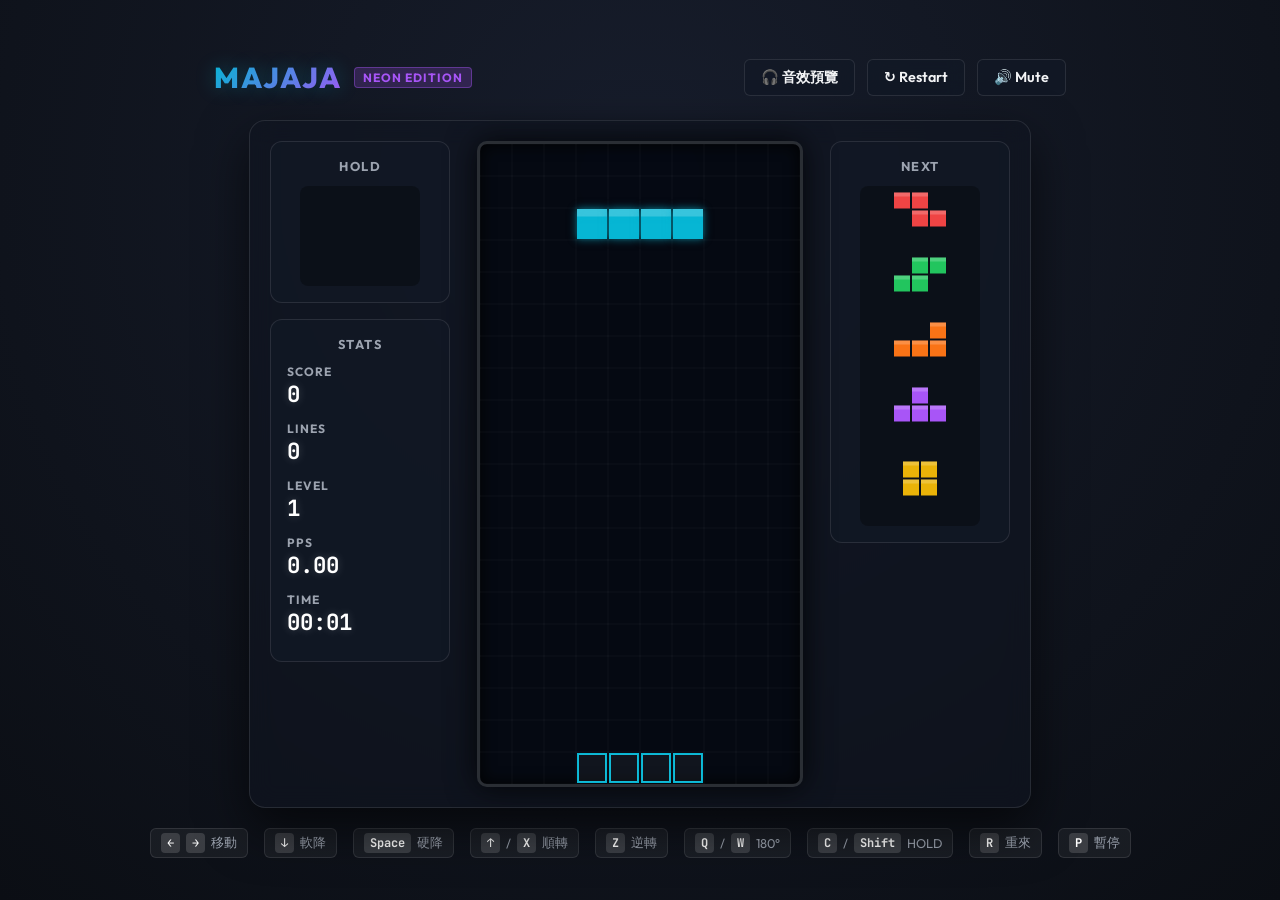
<file: index.html>
<!doctype html>
<html lang="zh-Hant">
<head>
  <meta charset="UTF-8" />
  <meta name="viewport" content="width=device-width, initial-scale=1.0" />
  <title>MAJAJA</title>
  <link rel="preconnect" href="https://fonts.googleapis.com" />
  <link rel="preconnect" href="https://fonts.gstatic.com" crossorigin />
  <link href="https://fonts.googleapis.com/css2?family=JetBrains+Mono:wght@700&family=Outfit:wght@400;600;800;900&display=swap" rel="stylesheet" />
  <link rel="stylesheet" href="styles/main.css" />
</head>
<body>

  <!-- Header Section -->
  <header class="app-header">
    <div class="brand">
      <h1>MAJAJA</h1>
      <span class="tag">NEON EDITION</span>
    </div>
    <div class="header-controls">
      <button class="btn-icon" id="btn-sound-preview" title="音效片段試聽">🎧 音效預覽</button>
      <button class="btn-icon" id="btn-restart" title="重新開始 (R)">↻ Restart</button>
      <button class="btn-icon" id="btn-mute" title="靜音 (M)">🔊 Mute</button>
    </div>
  </header>

  <!-- 3-Panel Main Shell -->
  <main class="tetris-shell">
    
    <!-- Left Side Panel: HOLD & Stats -->
    <aside class="side-panel left-panel">
      <div class="card hold-card">
        <div class="card-title">HOLD</div>
        <canvas id="hold-canvas" width="120" height="100"></canvas>
      </div>

      <div class="card stats-card">
        <div class="card-title">STATS</div>
        <div class="stats-group">
          <div class="stat-item">
            <span class="stat-label">SCORE</span>
            <span class="stat-value" id="score-val">0</span>
          </div>
          <div class="stat-item">
            <span class="stat-label">LINES</span>
            <span class="stat-value" id="lines-val">0</span>
          </div>
          <div class="stat-item">
            <span class="stat-label">LEVEL</span>
            <span class="stat-value" id="level-val">1</span>
          </div>
          <div class="stat-item">
            <span class="stat-label">PPS</span>
            <span class="stat-value" id="pps-val">0.00</span>
          </div>
          <div class="stat-item">
            <span class="stat-label">TIME</span>
            <span class="stat-value" id="time-val">00:00</span>
          </div>
        </div>

        <!-- Combo & B2B Indicators -->
        <div class="badge-container">
          <div class="badge badge-combo hidden" id="combo-badge">1 COMBO</div>
          <div class="badge badge-b2b hidden" id="b2b-badge">BACK TO BACK</div>
        </div>
      </div>
    </aside>

    <!-- Center Panel: Main Matrix -->
    <section class="matrix-container">
      <canvas id="main-canvas" width="320" height="640" aria-label="Tetris Board"></canvas>

      <!-- Floating Reward Notification Popup -->
      <div class="bonus-popup" id="bonus-popup"></div>

      <!-- Game Over / Pause Modal Overlay -->
      <div class="modal-overlay hidden" id="game-modal">
        <div class="modal-content">
          <h2 id="modal-title">GAME OVER</h2>
          <p id="modal-subtitle">按 [R] 鍵重新開始游玩</p>
        </div>
      </div>

      <!-- MAJAJA Sound Preview Modal Overlay -->
      <div class="modal-overlay hidden" id="sound-preview-modal">
        <div class="modal-content preview-modal-content">
          <div class="modal-header">
            <h2>🎧 MAJAJA 音效片段分類與預覽板</h2>
            <button class="btn-icon" id="btn-close-preview">✕ 關閉</button>
          </div>
          <p class="preview-subtitle">點擊 ▶ 試聽各區間片段音效：</p>
          <div class="clip-list" id="clip-list"></div>
        </div>
      </div>
    </section>

    <!-- Right Side Panel: NEXT 5 Queue -->
    <aside class="side-panel right-panel">
      <div class="card next-card">
        <div class="card-title">NEXT</div>
        <canvas id="next-canvas" width="120" height="340"></canvas>
      </div>
    </aside>

  </main>

  <!-- Controls Guide Footer -->
  <footer class="controls-guide">
    <div class="key-tag"><kbd>←</kbd><kbd>→</kbd> 移動</div>
    <div class="key-tag"><kbd>↓</kbd> 軟降</div>
    <div class="key-tag"><kbd>Space</kbd> 硬降</div>
    <div class="key-tag"><kbd>↑</kbd> / <kbd>X</kbd> 順轉</div>
    <div class="key-tag"><kbd>Z</kbd> 逆轉</div>
    <div class="key-tag"><kbd>Q</kbd> / <kbd>W</kbd> 180°</div>
    <div class="key-tag"><kbd>C</kbd> / <kbd>Shift</kbd> HOLD</div>
    <div class="key-tag"><kbd>R</kbd> 重來</div>
    <div class="key-tag"><kbd>P</kbd> 暫停</div>
  </footer>

  <!-- Core JavaScript Modules -->
  <script src="src/core/config.js"></script>
  <script src="src/audio/sound.js"></script>
  <script src="src/game/pieces.js"></script>
  <script src="src/core/state.js"></script>
  <script src="src/game/scoring.js"></script>
  <script src="src/game/engine.js"></script>
  <script src="src/ui/renderer.js"></script>
  <script src="src/ui/soundPreview.js"></script>
  <script src="src/input/keyboard.js"></script>
  <script src="src/app.js"></script>
</body>
</html>
</file>
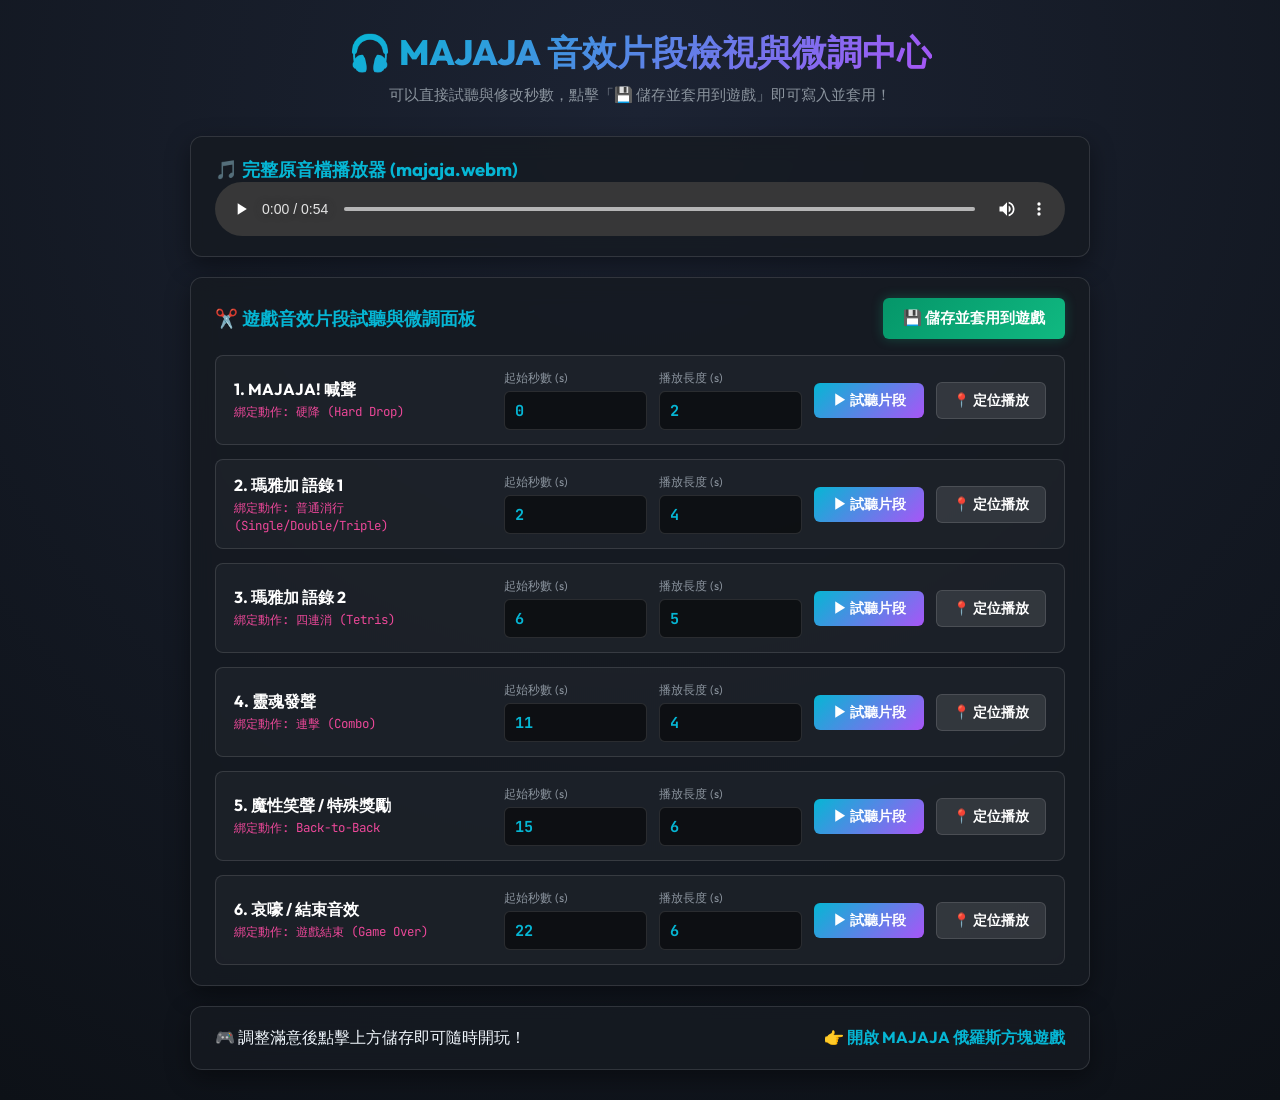
<file: preview.html>
<!doctype html>
<html lang="zh-Hant">
<head>
  <meta charset="UTF-8" />
  <meta name="viewport" content="width=device-width, initial-scale=1.0" />
  <title>MAJAJA 音效片段剪輯與試聽中心</title>
  <link rel="preconnect" href="https://fonts.googleapis.com" />
  <link rel="preconnect" href="https://fonts.gstatic.com" crossorigin />
  <link href="https://fonts.googleapis.com/css2?family=JetBrains+Mono:wght@500;700&family=Outfit:wght@400;600;800&display=swap" rel="stylesheet" />
  <style>
    :root {
      color-scheme: dark;
      --bg: #0d1117;
      --panel: rgba(22, 27, 34, 0.85);
      --border: rgba(255, 255, 255, 0.12);
      --cyan: #06b6d4;
      --purple: #a855f7;
      --pink: #ec4899;
      --green: #10b981;
      --text: #f0f6fc;
      --sub: #8b949e;
    }

    * { box-sizing: border-box; margin: 0; padding: 0; font-family: 'Outfit', sans-serif; }

    body {
      min-height: 100vh;
      background: radial-gradient(circle at 50% 10%, #1c2333 0%, var(--bg) 100%);
      color: var(--text);
      display: flex;
      flex-direction: column;
      align-items: center;
      padding: 30px 20px;
    }

    header {
      text-align: center;
      margin-bottom: 30px;
    }

    h1 {
      font-size: 2.2rem;
      font-weight: 800;
      background: linear-gradient(135deg, var(--cyan), var(--purple));
      -webkit-background-clip: text;
      -webkit-text-fill-color: transparent;
      margin-bottom: 8px;
    }

    p.subtitle {
      color: var(--sub);
      font-size: 0.95rem;
    }

    .main-container {
      width: 100%;
      max-width: 900px;
      display: flex;
      flex-direction: column;
      gap: 20px;
    }

    .card {
      background: var(--panel);
      border: 1px solid var(--border);
      border-radius: 12px;
      padding: 20px 24px;
      backdrop-filter: blur(12px);
      box-shadow: 0 8px 24px rgba(0, 0, 0, 0.4);
    }

    .card-title-bar {
      display: flex;
      justify-content: space-between;
      align-items: center;
      margin-bottom: 16px;
    }

    .card-title {
      font-size: 1.15rem;
      font-weight: 700;
      color: var(--cyan);
      display: flex;
      align-items: center;
      gap: 8px;
    }

    /* Player controls */
    .master-player {
      display: flex;
      flex-direction: column;
      gap: 12px;
    }

    audio {
      width: 100%;
      border-radius: 8px;
    }

    /* Clip Editor Grid */
    .clip-list {
      display: flex;
      flex-direction: column;
      gap: 14px;
    }

    .clip-item {
      display: grid;
      grid-template-columns: 1.8fr 1fr 1fr 110px 110px;
      align-items: center;
      gap: 12px;
      background: rgba(255, 255, 255, 0.03);
      border: 1px solid var(--border);
      padding: 14px 18px;
      border-radius: 8px;
      transition: all 0.2s ease;
    }

    .clip-item:hover {
      background: rgba(6, 182, 212, 0.06);
      border-color: var(--cyan);
    }

    .clip-name-group {
      display: flex;
      flex-direction: column;
    }

    .clip-name {
      font-weight: 700;
      font-size: 1rem;
      color: #ffffff;
    }

    .clip-tag {
      font-size: 0.78rem;
      color: var(--pink);
      font-family: 'JetBrains Mono', monospace;
      margin-top: 2px;
    }

    .input-group {
      display: flex;
      flex-direction: column;
      gap: 4px;
    }

    .input-group label {
      font-size: 0.75rem;
      color: var(--sub);
    }

    .input-group input {
      background: rgba(0, 0, 0, 0.5);
      border: 1px solid var(--border);
      color: var(--cyan);
      font-family: 'JetBrains Mono', monospace;
      padding: 8px 10px;
      border-radius: 6px;
      font-size: 0.95rem;
      font-weight: 700;
      width: 100%;
    }

    .btn {
      background: linear-gradient(135deg, var(--cyan), var(--purple));
      color: #fff;
      border: none;
      padding: 8px 14px;
      border-radius: 6px;
      font-weight: 700;
      font-size: 0.85rem;
      cursor: pointer;
      transition: all 0.2s ease;
      white-space: nowrap;
      text-align: center;
    }

    .btn:hover {
      transform: translateY(-2px);
      box-shadow: 0 4px 12px rgba(6, 182, 212, 0.4);
    }

    .btn-secondary {
      background: rgba(255, 255, 255, 0.1);
      border: 1px solid var(--border);
    }

    .btn-secondary:hover {
      background: rgba(255, 255, 255, 0.2);
    }

    .btn-save-all {
      background: linear-gradient(135deg, #059669, #10b981);
      box-shadow: 0 0 12px rgba(16, 185, 129, 0.3);
      padding: 10px 20px;
      font-size: 0.95rem;
    }

    .btn-save-all:hover {
      box-shadow: 0 0 18px rgba(16, 185, 129, 0.5);
    }

    .toast {
      position: fixed;
      bottom: 24px;
      right: 24px;
      background: #10b981;
      color: #fff;
      padding: 12px 20px;
      border-radius: 8px;
      font-weight: 700;
      box-shadow: 0 4px 16px rgba(0,0,0,0.4);
      opacity: 0;
      transform: translateY(20px);
      transition: all 0.3s ease;
      pointer-events: none;
    }

    .toast.show {
      opacity: 1;
      transform: translateY(0);
    }

    .nav-links {
      display: flex;
      justify-content: space-between;
      align-items: center;
    }

    .nav-links a {
      color: var(--cyan);
      text-decoration: none;
      font-weight: 700;
    }

    .nav-links a:hover { text-decoration: underline; }
  </style>
</head>
<body>

  <header>
    <h1>🎧 MAJAJA 音效片段檢視與微調中心</h1>
    <p class="subtitle">可以直接試聽與修改秒數，點擊「💾 儲存並套用到遊戲」即可寫入並套用！</p>
  </header>

  <div class="main-container">
    
    <!-- Master Audio Player -->
    <div class="card">
      <div class="card-title">🎵 完整原音檔播放器 (majaja.webm)</div>
      <div class="master-player">
        <audio id="master-audio" controls src="majaja.webm"></audio>
      </div>
    </div>

    <!-- Clip Segment List -->
    <div class="card">
      <div class="card-title-bar">
        <div class="card-title">✂️ 遊戲音效片段試聽與微調面板</div>
        <button class="btn btn-save-all" onclick="saveAllClips()">💾 儲存並套用到遊戲</button>
      </div>
      <div class="clip-list" id="clip-list">
        <!-- JS rendered clip controls -->
      </div>
    </div>

    <div class="nav-links card" style="flex-direction: row;">
      <span>🎮 調整滿意後點擊上方儲存即可隨時開玩！</span>
      <a href="index.html">👉 開啟 MAJAJA 俄羅斯方塊遊戲</a>
    </div>

  </div>

  <div class="toast" id="toast">✅ 已成功儲存並同步至遊戲！</div>

  <script>
    let clips = [
      { id: 'hardDrop', name: '1. MAJAJA! 喊聲', tag: '綁定動作: 硬降 (Hard Drop)', start: 0.0, duration: 2.0 },
      { id: 'lineClear', name: '2. 瑪雅加 語錄 1', tag: '綁定動作: 普通消行 (Single/Double/Triple)', start: 2.0, duration: 4.0 },
      { id: 'tetris', name: '3. 瑪雅加 語錄 2', tag: '綁定動作: 四連消 (Tetris)', start: 6.0, duration: 5.0 },
      { id: 'combo', name: '4. 靈魂發聲', tag: '綁定動作: 連擊 (Combo)', start: 11.0, duration: 4.0 },
      { id: 'b2b', name: '5. 魔性笑聲 / 特殊獎勵', tag: '綁定動作: Back-to-Back', start: 15.0, duration: 6.0 },
      { id: 'gameOver', name: '6. 哀嚎 / 結束音效', tag: '綁定動作: 遊戲結束 (Game Over)', start: 22.0, duration: 6.0 }
    ];

    // Load saved clips from localStorage if present
    const saved = localStorage.getItem('majaja_clips');
    if (saved) {
      try {
        const parsed = JSON.parse(saved);
        if (Array.isArray(parsed)) {
          clips = parsed;
        }
      } catch (e) {}
    }

    const clipList = document.getElementById('clip-list');
    const masterAudio = document.getElementById('master-audio');
    const toast = document.getElementById('toast');

    function renderClips() {
      clipList.innerHTML = '';
      clips.forEach((clip, index) => {
        const item = document.createElement('div');
        item.className = 'clip-item';
        item.innerHTML = `
          <div class="clip-name-group">
            <span class="clip-name">${clip.name}</span>
            <span class="clip-tag">${clip.tag}</span>
          </div>
          <div class="input-group">
            <label>起始秒數 (s)</label>
            <input type="number" step="0.1" value="${clip.start}" id="start-${index}">
          </div>
          <div class="input-group">
            <label>播放長度 (s)</label>
            <input type="number" step="0.1" value="${clip.duration}" id="dur-${index}">
          </div>
          <button class="btn" onclick="playClip(${index})">▶ 試聽片段</button>
          <button class="btn btn-secondary" onclick="seekTo(${index})">📍 定位播放</button>
        `;
        clipList.appendChild(item);
      });
    }

    let clipTimeout = null;
    let audioBuffer = null;
    let audioCtx = null;
    let activeSource = null;

    async function loadAudioBuffer() {
      if (audioBuffer) return;
      try {
        const response = await fetch('majaja.webm');
        const arrayBuffer = await response.arrayBuffer();
        audioCtx = new (window.AudioContext || window.webkitAudioContext)();
        audioBuffer = await audioCtx.decodeAudioData(arrayBuffer);
      } catch (e) {
        console.error('Web Audio API loading failed, using HTML5 Audio fallback', e);
      }
    }

    async function playClip(index) {
      const startInput = parseFloat(document.getElementById(`start-${index}`).value) || 0;
      const durInput = parseFloat(document.getElementById(`dur-${index}`).value) || 2;
      
      // Attempt to load and decode the audio file in memory
      await loadAudioBuffer();

      if (audioBuffer && audioCtx) {
        if (activeSource) {
          try { activeSource.stop(); } catch(e) {}
        }
        if (audioCtx.state === 'suspended') {
          await audioCtx.resume();
        }
        const source = audioCtx.createBufferSource();
        source.buffer = audioBuffer;
        source.connect(audioCtx.destination);
        source.start(0, startInput, durInput);
        activeSource = source;
      } else {
        // HTML5 Audio Fallback
        masterAudio.pause();
        if (clipTimeout) clearTimeout(clipTimeout);
        masterAudio.currentTime = startInput;
        const playPromise = masterAudio.play();
        if (playPromise !== undefined) {
          playPromise.then(() => {
            masterAudio.currentTime = startInput;
          }).catch(() => {});
        }
        clipTimeout = setTimeout(() => {
          masterAudio.pause();
        }, durInput * 1000);
      }
    }

    function seekTo(index) {
      const startInput = parseFloat(document.getElementById(`start-${index}`).value) || 0;
      masterAudio.currentTime = startInput;
      masterAudio.play();
    }

    function showToast(msg) {
      toast.textContent = msg || '✅ 已成功儲存！';
      toast.classList.add('show');
      setTimeout(() => toast.classList.remove('show'), 3000);
    }

    async function saveAllClips() {
      // Update clips object array from inputs
      clips.forEach((clip, index) => {
        clip.start = parseFloat(document.getElementById(`start-${index}`).value) || 0;
        clip.duration = parseFloat(document.getElementById(`dur-${index}`).value) || 1;
      });

      // 1. Save locally
      localStorage.setItem('majaja_clips', JSON.stringify(clips));

      // 2. Post to server to rewrite sound.js
      try {
        const res = await fetch('/api/save-clips', {
          method: 'POST',
          headers: { 'Content-Type': 'application/json' },
          body: JSON.stringify(clips)
        });
        const result = await res.json();
        if (result.success) {
          showToast('✅ 成功寫入檔案！已套用到遊戲中。');
        } else {
          showToast('✅ 已儲存至本地快取！');
        }
      } catch (e) {
        showToast('✅ 已儲存至本地瀏覽器！');
      }
    }

    renderClips();
  </script>
</body>
</html>
</file>
<file: styles/main.css>
:root {
  color-scheme: dark;
  --bg-color: #0b0e14;
  --panel-bg: rgba(18, 24, 38, 0.75);
  --border-color: rgba(255, 255, 255, 0.1);
  --accent-cyan: #06b6d4;
  --accent-purple: #a855f7;
  --accent-magenta: #ec4899;
  --text-main: #f3f4f6;
  --text-muted: #9ca3af;
  --font-family: 'Outfit', system-ui, -apple-system, sans-serif;
  --font-mono: 'JetBrains Mono', monospace;
}

* {
  box-sizing: border-box;
  user-select: none;
}

body {
  min-height: 100vh;
  margin: 0;
  display: flex;
  flex-direction: column;
  align-items: center;
  justify-content: center;
  background: radial-gradient(circle at 50% 20%, #171d2c 0%, #0b0e14 100%);
  color: var(--text-main);
  font-family: var(--font-family);
  overflow-x: hidden;
}

/* Header */
.app-header {
  display: flex;
  align-items: center;
  justify-content: space-between;
  width: 100%;
  max-width: 900px;
  padding: 16px 24px;
  margin-bottom: 8px;
}

.brand {
  display: flex;
  align-items: center;
  gap: 12px;
}

.brand h1 {
  margin: 0;
  font-size: 1.8rem;
  font-weight: 800;
  letter-spacing: 2px;
  background: linear-gradient(135deg, var(--accent-cyan), var(--accent-purple));
  -webkit-background-clip: text;
  -webkit-text-fill-color: transparent;
  text-shadow: 0 0 20px rgba(6, 182, 212, 0.3);
}

.brand .tag {
  background: rgba(168, 85, 247, 0.2);
  border: 1px solid rgba(168, 85, 247, 0.4);
  color: var(--accent-purple);
  padding: 2px 8px;
  font-size: 0.75rem;
  font-weight: 700;
  border-radius: 4px;
  letter-spacing: 1px;
}

.header-controls {
  display: flex;
  gap: 12px;
}

.btn-icon {
  background: var(--panel-bg);
  border: 1px solid var(--border-color);
  color: var(--text-main);
  padding: 8px 16px;
  border-radius: 6px;
  font-family: var(--font-family);
  font-weight: 600;
  font-size: 0.9rem;
  cursor: pointer;
  transition: all 0.2s ease;
  backdrop-filter: blur(8px);
}

.btn-icon:hover {
  background: rgba(255, 255, 255, 0.1);
  border-color: var(--accent-cyan);
  box-shadow: 0 0 12px rgba(6, 182, 212, 0.3);
}

/* 3-Panel Main Layout */
.tetris-shell {
  display: grid;
  grid-template-columns: 180px 340px 180px;
  gap: 20px;
  align-items: start;
  padding: 20px;
  background: rgba(15, 21, 33, 0.6);
  border: 1px solid var(--border-color);
  border-radius: 16px;
  backdrop-filter: blur(12px);
  box-shadow: 0 20px 50px rgba(0, 0, 0, 0.6);
}

/* Side Panels */
.side-panel {
  display: flex;
  flex-direction: column;
  gap: 16px;
}

.card {
  background: var(--panel-bg);
  border: 1px solid var(--border-color);
  border-radius: 12px;
  padding: 16px;
  display: flex;
  flex-direction: column;
  align-items: center;
}

.card-title {
  font-size: 0.8rem;
  font-weight: 700;
  letter-spacing: 1.5px;
  color: var(--text-muted);
  margin-bottom: 12px;
  text-transform: uppercase;
}

/* Canvas styling */
#hold-canvas {
  background: rgba(0, 0, 0, 0.3);
  border-radius: 8px;
}

#next-canvas {
  background: rgba(0, 0, 0, 0.3);
  border-radius: 8px;
}

.matrix-container {
  position: relative;
  display: flex;
  flex-direction: column;
  align-items: center;
}

#main-canvas {
  background: rgba(6, 10, 18, 0.95);
  border: 3px solid rgba(255, 255, 255, 0.15);
  border-radius: 10px;
  box-shadow: 0 0 30px rgba(0, 0, 0, 0.8), inset 0 0 15px rgba(0, 0, 0, 0.9);
}

/* Stats Group */
.stats-group {
  width: 100%;
  display: flex;
  flex-direction: column;
  gap: 12px;
}

.stat-item {
  display: flex;
  flex-direction: column;
  align-items: flex-start;
}

.stat-label {
  font-size: 0.75rem;
  font-weight: 700;
  color: var(--text-muted);
  letter-spacing: 1px;
}

.stat-value {
  font-family: var(--font-mono);
  font-size: 1.4rem;
  font-weight: 700;
  color: #ffffff;
  text-shadow: 0 0 10px rgba(255, 255, 255, 0.2);
}

/* Badges */
.badge-container {
  display: flex;
  flex-direction: column;
  gap: 8px;
  width: 100%;
  margin-top: 8px;
}

.badge {
  padding: 6px 12px;
  border-radius: 6px;
  font-size: 0.85rem;
  font-weight: 800;
  text-align: center;
  letter-spacing: 1px;
}

.badge-combo {
  background: linear-gradient(135deg, #f59e0b, #ef4444);
  color: #fff;
  box-shadow: 0 0 12px rgba(245, 158, 11, 0.5);
  animation: pulse 1s infinite alternate;
}

.badge-b2b {
  background: linear-gradient(135deg, #3b82f6, #8b5cf6);
  color: #fff;
  box-shadow: 0 0 12px rgba(59, 130, 246, 0.5);
}

.hidden {
  display: none !important;
}

/* Floating Reward Popup */
.bonus-popup {
  position: absolute;
  top: 40%;
  left: 50%;
  transform: translate(-50%, -50%);
  pointer-events: none;
  display: flex;
  flex-direction: column;
  align-items: center;
  z-index: 20;
}

.badge-msg {
  font-size: 1.5rem;
  font-weight: 900;
  background: linear-gradient(90deg, #fce7f3, #ec4899);
  -webkit-background-clip: text;
  -webkit-text-fill-color: transparent;
  text-shadow: 0 0 20px rgba(236, 72, 153, 0.8);
}

.badge-score {
  font-family: var(--font-mono);
  font-size: 1.2rem;
  font-weight: 800;
  color: #facc15;
}

.animate-pop {
  animation: floatPop 750ms cubic-bezier(0.175, 0.885, 0.32, 1.275) forwards;
}

@keyframes floatPop {
  0% { transform: translate(-50%, -30%) scale(0.5); opacity: 0; }
  30% { transform: translate(-50%, -50%) scale(1.2); opacity: 1; }
  100% { transform: translate(-50%, -80%) scale(1); opacity: 0; }
}

@keyframes pulse {
  0% { transform: scale(1); }
  100% { transform: scale(1.05); }
}

/* Game Modal Overlay */
.modal-overlay {
  position: absolute;
  top: 0;
  left: 0;
  right: 0;
  bottom: 0;
  background: rgba(7, 10, 15, 0.85);
  backdrop-filter: blur(8px);
  display: flex;
  flex-direction: column;
  align-items: center;
  justify-content: center;
  border-radius: 10px;
  z-index: 30;
}

.modal-content {
  text-align: center;
  padding: 24px;
}

.modal-content h2 {
  font-size: 2.2rem;
  font-weight: 900;
  margin: 0 0 12px 0;
  color: #ef4444;
  text-shadow: 0 0 25px rgba(239, 68, 68, 0.6);
  letter-spacing: 2px;
}

.modal-content p {
  color: var(--text-main);
  font-size: 1rem;
  line-height: 1.6;
}

/* Footer / Controls Helper */
.controls-guide {
  margin-top: 20px;
  display: flex;
  gap: 16px;
  flex-wrap: wrap;
  justify-content: center;
}

.key-tag {
  background: rgba(255, 255, 255, 0.05);
  border: 1px solid var(--border-color);
  padding: 4px 10px;
  border-radius: 6px;
  font-size: 0.8rem;
  color: var(--text-muted);
  display: flex;
  align-items: center;
  gap: 6px;
}

.key-tag kbd {
  background: rgba(255, 255, 255, 0.15);
  color: #ffffff;
  padding: 2px 6px;
  border-radius: 4px;
  font-family: var(--font-mono);
  font-weight: 700;
  font-size: 0.75rem;
}

/* Sound Preview Modal */
.preview-modal-content {
  max-width: 540px;
  width: 90%;
  text-align: left;
}

.modal-header {
  display: flex;
  justify-content: space-between;
  align-items: center;
  margin-bottom: 12px;
  border-bottom: 1px solid var(--border-color);
  padding-bottom: 12px;
}

.modal-header h2 {
  margin: 0;
  font-size: 1.25rem;
  color: var(--accent-cyan);
}

.preview-subtitle {
  color: var(--text-muted);
  font-size: 0.85rem;
  margin-bottom: 16px;
}

.clip-list {
  display: flex;
  flex-direction: column;
  gap: 10px;
  max-height: 380px;
  overflow-y: auto;
  padding-right: 6px;
}

.clip-card {
  display: flex;
  align-items: center;
  justify-content: space-between;
  background: rgba(255, 255, 255, 0.04);
  border: 1px solid var(--border-color);
  border-radius: 8px;
  padding: 12px 16px;
  transition: all 0.2s ease;
}

.clip-card:hover {
  background: rgba(6, 182, 212, 0.08);
  border-color: var(--accent-cyan);
}

.clip-info {
  display: flex;
  flex-direction: column;
  gap: 4px;
}

.clip-title {
  font-weight: 700;
  font-size: 0.95rem;
  color: var(--text-main);
}

.clip-time {
  font-size: 0.78rem;
  color: var(--text-muted);
  font-family: var(--font-mono);
}

.clip-action {
  font-size: 0.8rem;
  color: var(--text-muted);
}

.action-tag {
  color: var(--accent-magenta);
  font-weight: 700;
  font-family: var(--font-mono);
}

.btn-play-clip {
  background: linear-gradient(135deg, var(--accent-cyan), var(--accent-purple));
  color: #ffffff;
  border: none;
  padding: 8px 14px;
  border-radius: 6px;
  font-weight: 700;
  font-size: 0.85rem;
  cursor: pointer;
  box-shadow: 0 0 10px rgba(6, 182, 212, 0.3);
  transition: all 0.2s ease;
  white-space: nowrap;
}

.btn-play-clip:hover {
  transform: scale(1.05);
  box-shadow: 0 0 16px rgba(168, 85, 247, 0.5);
}
</file>
